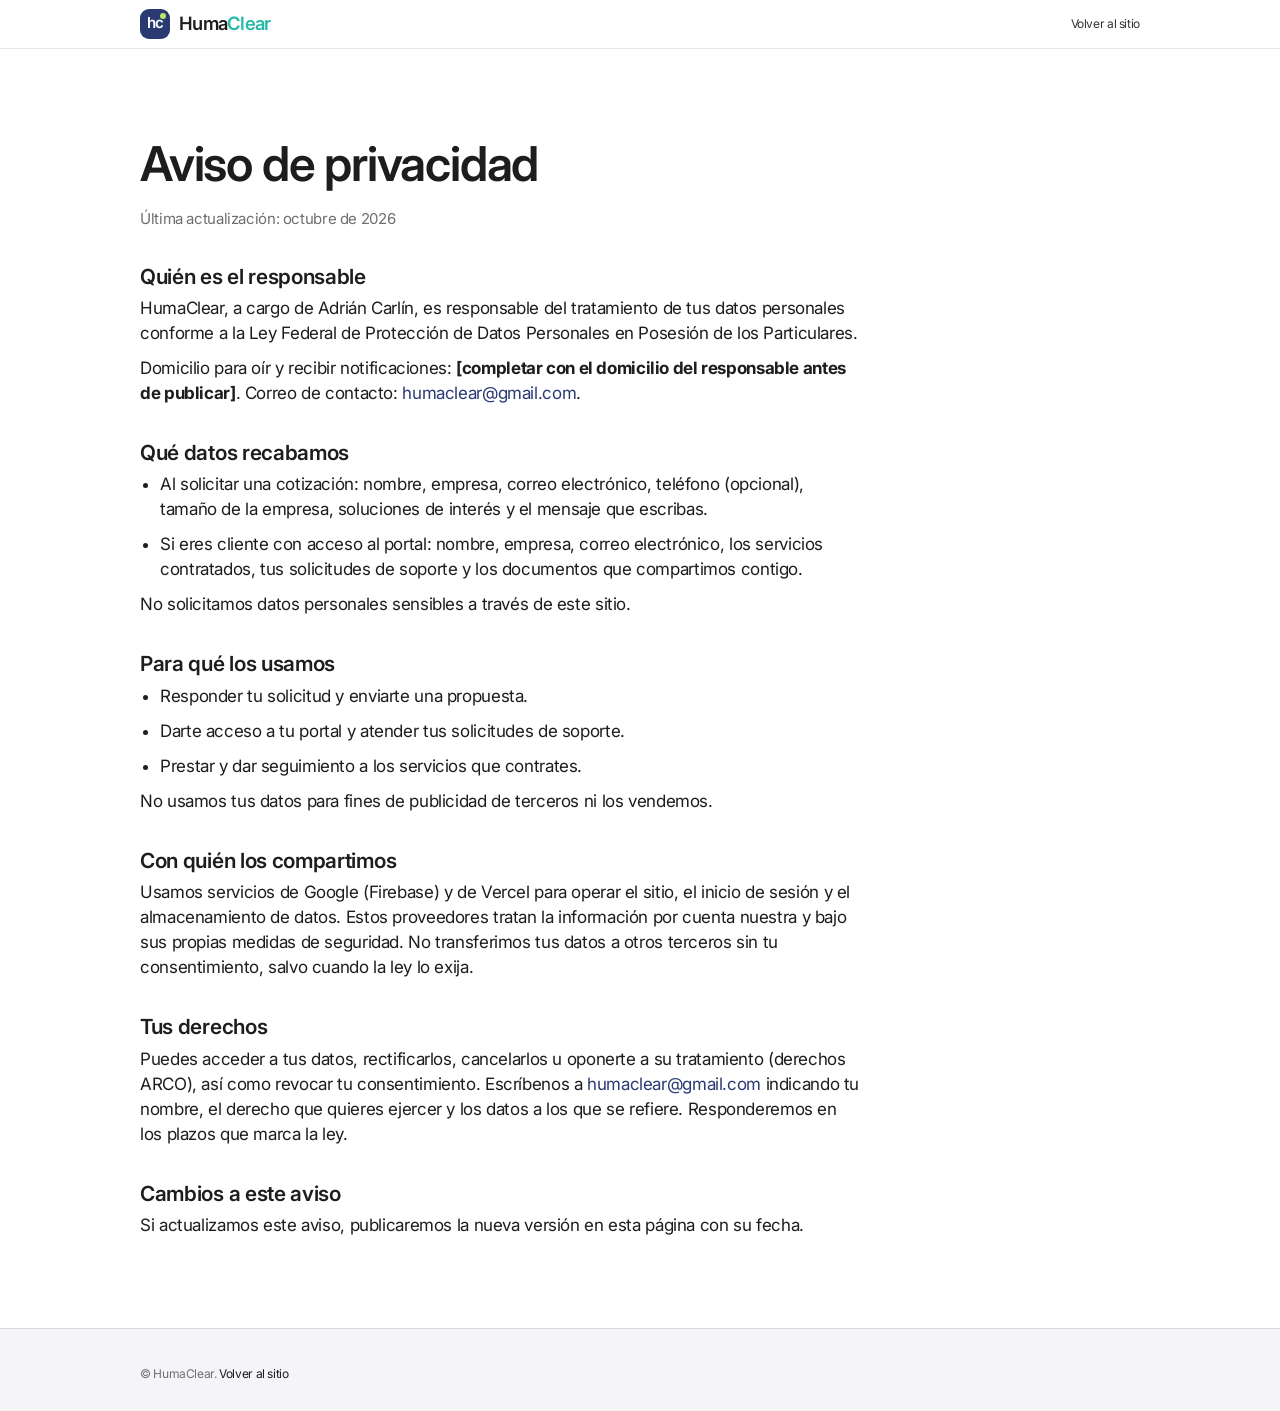
<file: privacidad.html>
<!doctype html>
<html lang="es-MX">
<head>
  <meta charset="utf-8">
  <meta name="viewport" content="width=device-width, initial-scale=1">
  <title>Aviso de privacidad | HumaClear</title>
  <meta name="theme-color" content="#ffffff">
  <link rel="icon" href="assets/favicon.svg" type="image/svg+xml">
  <link rel="preconnect" href="https://fonts.googleapis.com">
  <link rel="preconnect" href="https://fonts.gstatic.com" crossorigin>
  <link rel="preload" as="style" href="https://fonts.googleapis.com/css2?family=Inter:wght@400;500;600&display=swap" onload="this.onload=null;this.rel='stylesheet'">
  <noscript><link href="https://fonts.googleapis.com/css2?family=Inter:wght@400;500;600&display=swap" rel="stylesheet"></noscript>
  <link rel="stylesheet" href="css/styles.css">
</head>
<body>
<header class="site-header">
  <div class="wrap">
    <a class="logo" href="index.html" aria-label="HumaClear, inicio"><span class="logo-mark" aria-hidden="true">hc<i></i></span><span class="logo-word">Huma<b>Clear</b></span></a>
    <div class="header-cta" style="margin-left:auto"><a class="plain" href="index.html">Volver al sitio</a></div>
  </div>
</header>
<main class="wrap">
  <article class="legal-page">
    <h1>Aviso de privacidad</h1>
    <p class="upd">Última actualización: octubre de 2026</p>

    <h2>Quién es el responsable</h2>
    <p>HumaClear, a cargo de Adrián Carlín, es responsable del tratamiento de tus datos personales conforme a la Ley Federal de Protección de Datos Personales en Posesión de los Particulares.</p>
    <p>Domicilio para oír y recibir notificaciones: <strong>[completar con el domicilio del responsable antes de publicar]</strong>. Correo de contacto: <a href="mailto:humaclear@gmail.com">humaclear@gmail.com</a>.</p>

    <h2>Qué datos recabamos</h2>
    <ul>
      <li>Al solicitar una cotización: nombre, empresa, correo electrónico, teléfono (opcional), tamaño de la empresa, soluciones de interés y el mensaje que escribas.</li>
      <li>Si eres cliente con acceso al portal: nombre, empresa, correo electrónico, los servicios contratados, tus solicitudes de soporte y los documentos que compartimos contigo.</li>
    </ul>
    <p>No solicitamos datos personales sensibles a través de este sitio.</p>

    <h2>Para qué los usamos</h2>
    <ul>
      <li>Responder tu solicitud y enviarte una propuesta.</li>
      <li>Darte acceso a tu portal y atender tus solicitudes de soporte.</li>
      <li>Prestar y dar seguimiento a los servicios que contrates.</li>
    </ul>
    <p>No usamos tus datos para fines de publicidad de terceros ni los vendemos.</p>

    <h2>Con quién los compartimos</h2>
    <p>Usamos servicios de Google (Firebase) y de Vercel para operar el sitio, el inicio de sesión y el almacenamiento de datos. Estos proveedores tratan la información por cuenta nuestra y bajo sus propias medidas de seguridad. No transferimos tus datos a otros terceros sin tu consentimiento, salvo cuando la ley lo exija.</p>

    <h2>Tus derechos</h2>
    <p>Puedes acceder a tus datos, rectificarlos, cancelarlos u oponerte a su tratamiento (derechos ARCO), así como revocar tu consentimiento. Escríbenos a <a href="mailto:humaclear@gmail.com">humaclear@gmail.com</a> indicando tu nombre, el derecho que quieres ejercer y los datos a los que se refiere. Responderemos en los plazos que marca la ley.</p>

    <h2>Cambios a este aviso</h2>
    <p>Si actualizamos este aviso, publicaremos la nueva versión en esta página con su fecha.</p>
  </article>
</main>
<footer class="site-footer"><div class="wrap"><p class="legal" style="border:0;padding:0">© HumaClear. <a href="index.html">Volver al sitio</a></p></div></footer>
</body>
</html>
</file>
<file: css/styles.css>
/* HumaClear · sistema visual inspirado en Apple:
   galería blanca, bandas #f5f5f7, tarjetas de 28px sin sombra, pills compactos.
   El único azul saturado es el de la marca (--accent); cámbialo aquí para probar otro. */
:root {
  --white: #ffffff;
  --mist: #f5f5f7;
  --frost: #fafafc;
  --hairline: #d6d6d6;
  --control: #e6e6e8;
  --ink: #1d1d1f;
  --slate: #6e6e73;
  --steel: #86868b;

  --accent: #293a73;        /* azul HumaClear: botones y enlaces */
  --accent-hover: #1f2d5c;
  --teal: #25b9a7;          /* solo logotipo y detalles de gráficas */
  --teal-ink: #12776c;
  --lime: #b9e769;
  --orange: #b64400;        /* etiquetas de estado, texto sin fondo */
  --danger: #b3261e;

  /* Alias que usan el portal y el panel */
  --blue: var(--accent);
  --blue-50: var(--mist);
  --surface: var(--white);
  --bg-2: var(--mist);
  --line: var(--hairline);
  --muted: var(--slate);
  --text-2: var(--ink);

  --radius: 28px;
  --radius-md: 20px;
  --radius-sm: 12px;
  --gutter: clamp(20px, 5vw, 40px);
  --maxw: 1080px;
  --font: -apple-system, BlinkMacSystemFont, "SF Pro Display", "SF Pro Text", Inter, "Helvetica Neue", Arial, sans-serif;
  color-scheme: light;
}

*, *::before, *::after { box-sizing: border-box; }
html { scroll-behavior: smooth; scroll-padding-top: 64px; -webkit-text-size-adjust: 100%; }
body {
  margin: 0;
  background: var(--white);
  color: var(--ink);
  font-family: var(--font);
  font-size: 17px;
  font-weight: 400;
  line-height: 1.47;
  letter-spacing: -0.022em;
  -webkit-font-smoothing: antialiased;
}
img, svg { max-width: 100%; display: block; }
a { color: var(--accent); text-decoration: none; }
a:hover { text-decoration: underline; text-underline-offset: 3px; }
h1, h2, h3, h4 { margin: 0; color: var(--ink); font-weight: 600; }
h2 { font-size: clamp(2rem, 4.4vw, 3rem); line-height: 1.08; letter-spacing: -0.025em; }
h3 { font-size: 1.5rem; line-height: 1.17; letter-spacing: -0.015em; }
p { margin: 0; }
ul, ol { margin: 0; padding: 0; list-style: none; }
button, input, select, textarea { font: inherit; letter-spacing: inherit; color: inherit; }
.sr-only { position: absolute; width: 1px; height: 1px; padding: 0; margin: -1px; overflow: hidden; clip: rect(0 0 0 0); white-space: nowrap; border: 0; }
[hidden] { display: none !important; }
:focus-visible { outline: 2px solid var(--accent); outline-offset: 3px; border-radius: 6px; }

.wrap { width: 100%; max-width: var(--maxw); margin: 0 auto; padding: 0 var(--gutter); }
.section { padding: clamp(64px, 9vw, 112px) 0; }
.section--mist, .section--tint { background: var(--mist); }
.section-head { max-width: 720px; margin: 0 auto clamp(32px, 5vw, 56px); text-align: center; }
.section-head p { margin-top: 14px; font-size: clamp(1.05rem, 2vw, 1.3rem); line-height: 1.38; color: var(--slate); letter-spacing: -0.015em; }
.kicker { font-size: 1.3rem; font-weight: 600; line-height: 1; letter-spacing: 0.01em; color: var(--ink); }
.muted { color: var(--slate); }

/* Logo */
.logo { display: inline-flex; align-items: center; gap: 9px; color: var(--ink); }
.logo:hover { text-decoration: none; }
.logo-mark {
  position: relative; display: grid; place-items: center;
  width: 30px; height: 30px; border-radius: 9px;
  background: var(--accent); color: #fff;
  font-weight: 600; font-size: 0.95rem; letter-spacing: -0.06em; line-height: 1; padding-bottom: 2px;
}
.logo-mark i { position: absolute; top: 4px; right: 4px; width: 6px; height: 6px; border-radius: 50%; background: var(--lime); }
.logo-word { font-weight: 600; font-size: 1.15rem; letter-spacing: -0.04em; color: var(--ink); }
.logo-word b { color: var(--teal); font-weight: 600; }

/* Botones */
.btn {
  display: inline-flex; align-items: center; justify-content: center; gap: 8px;
  min-height: 44px; padding: 0 22px; border-radius: 9999px;
  border: 1px solid var(--accent); background: var(--accent); color: #fff;
  font-weight: 400; font-size: 1.0625rem; letter-spacing: -0.022em; cursor: pointer;
  transition: background 0.15s, border-color 0.15s, color 0.15s;
}
.btn:hover { background: var(--accent-hover); border-color: var(--accent-hover); text-decoration: none; }
.btn--ghost { background: transparent; color: var(--ink); border-color: var(--steel); }
.btn--ghost:hover { background: var(--mist); border-color: var(--steel); }
.btn--accent { background: var(--accent); color: #fff; }
.btn--sm { min-height: 32px; padding: 0 14px; font-size: 0.8125rem; letter-spacing: -0.01em; }
.btn--block { width: 100%; }
.btn[disabled] { background: var(--control); border-color: var(--control); color: var(--slate); cursor: not-allowed; }
.link-btn { background: none; border: 0; padding: 4px 0; color: var(--accent); font-size: 0.9375rem; cursor: pointer; }
.link-btn:hover { text-decoration: underline; text-underline-offset: 3px; }
.more { color: var(--accent); font-size: 1.0625rem; }
.more::after { content: " ›"; }

/* Navegación */
.site-header { position: sticky; top: 0; z-index: 30; background: rgba(255, 255, 255, 0.82); -webkit-backdrop-filter: saturate(180%) blur(20px); backdrop-filter: saturate(180%) blur(20px); border-bottom: 1px solid var(--control); }
.site-header .wrap { position: relative; display: flex; align-items: center; gap: 24px; min-height: 48px; }
.nav { display: flex; gap: 28px; margin: 0 auto; }
.nav a { color: rgba(0, 0, 0, 0.8); font-size: 0.75rem; letter-spacing: -0.01em; padding: 6px 0; }
.nav a:hover { color: #000; text-decoration: none; }
.header-cta { display: flex; align-items: center; gap: 14px; }
.header-cta .plain { font-size: 0.75rem; color: rgba(0, 0, 0, 0.8); }
.menu-toggle { display: none; margin-left: auto; background: none; border: 0; padding: 8px; color: var(--ink); cursor: pointer; }

/* Hero */
.hero { padding: clamp(48px, 8vw, 88px) 0 0; text-align: center; }
.hero h1 { margin: 18px auto 0; max-width: 12em; font-size: clamp(2.6rem, 8.4vw, 5rem); font-weight: 600; line-height: 1.05; letter-spacing: -0.015em; text-wrap: balance; }
.hero .lead { margin: 22px auto 0; max-width: 640px; font-size: clamp(1.1rem, 2.2vw, 1.45rem); line-height: 1.35; letter-spacing: -0.015em; color: var(--slate); }
.hero-cta { display: flex; flex-wrap: wrap; gap: 14px 28px; justify-content: center; align-items: center; margin-top: 30px; }
.stage { margin: clamp(40px, 6vw, 64px) auto 0; background: var(--mist); border-radius: var(--radius); padding: clamp(16px, 4vw, 48px) clamp(8px, 3vw, 36px); }
.flow { width: 100%; height: auto; }
.flow .tangle { fill: none; stroke: var(--ink); stroke-width: 1.6; stroke-linecap: round; opacity: 0.32; }
.flow .clean { fill: none; stroke: var(--accent); stroke-width: 3; stroke-linecap: round; }
.flow .node-ring { fill: var(--mist); stroke: var(--accent); stroke-width: 1.5; }
.flow .card-bg { fill: #fff; }
.flow text { font-family: var(--font); letter-spacing: -0.01em; }
@media (prefers-reduced-motion: no-preference) {
  .flow .tangle { stroke-dasharray: 1; stroke-dashoffset: 1; animation: draw 1.5s cubic-bezier(0.5, 0, 0.2, 1) forwards; }
  .flow .tangle:nth-child(2) { animation-delay: 0.08s; }
  .flow .tangle:nth-child(3) { animation-delay: 0.16s; }
  .flow .tangle:nth-child(4) { animation-delay: 0.24s; }
  .flow .tangle:nth-child(5) { animation-delay: 0.32s; }
  .flow .tangle:nth-child(6) { animation-delay: 0.4s; }
  .flow .clean { stroke-dasharray: 1; stroke-dashoffset: 1; animation: draw 0.9s ease-out 1.25s forwards; }
  .flow .node, .flow .result { opacity: 0; animation: appear 0.5s ease-out forwards; }
  .flow .node { animation-delay: 1.15s; }
  .flow .result { animation-delay: 2s; }
}
@keyframes draw { to { stroke-dashoffset: 0; } }
@keyframes appear { to { opacity: 1; } }

/* Editorial antes / después */
.editorial { text-align: center; }
.editorial h2 { max-width: 15ch; margin: 0 auto; font-size: clamp(2rem, 5vw, 3.5rem); line-height: 1.07; letter-spacing: -0.03em; text-wrap: balance; }
.contrast { display: grid; grid-template-columns: 1fr 1fr; max-width: 820px; margin: clamp(36px, 5vw, 56px) auto 0; text-align: left; }
.contrast .col { padding: 0 clamp(16px, 4vw, 40px) 0 0; }
.contrast .col + .col { padding: 0 0 0 clamp(16px, 4vw, 40px); border-left: 1px solid var(--hairline); }
.contrast h3 { font-size: 0.8125rem; font-weight: 600; color: var(--slate); letter-spacing: -0.01em; margin-bottom: 8px; }
.contrast .col + .col h3 { color: var(--teal-ink); }
.contrast p { font-size: 1.0625rem; }

/* Soluciones */
.tabs { display: flex; justify-content: center; flex-wrap: wrap; gap: 4px 28px; margin: 0 auto clamp(24px, 4vw, 40px); }
.tab { background: none; border: 0; padding: 10px 0; font-size: 1.0625rem; font-weight: 500; color: var(--steel); cursor: pointer; transition: color 0.15s; }
.tab:hover { color: var(--ink); }
.tab[aria-selected="true"] { color: var(--ink); }
.demo-card { background: var(--white); border-radius: var(--radius); padding: clamp(24px, 4.5vw, 56px); }
.panel { display: grid; grid-template-columns: minmax(0, 1fr) minmax(0, 1.05fr); gap: clamp(28px, 5vw, 64px); align-items: start; }
.panel h3 { margin-top: 14px; font-size: clamp(1.7rem, 3.4vw, 2.5rem); line-height: 1.1; letter-spacing: -0.025em; }
.panel .desc { margin-top: 16px; color: var(--slate); }
.panel .bullets { margin-top: 22px; display: grid; gap: 10px; }
.panel .bullets li { display: flex; gap: 12px; align-items: flex-start; }
.panel .bullets li::before { content: ""; flex: none; width: 6px; height: 6px; margin-top: 0.62em; border-radius: 50%; background: var(--ink); }
.seg { display: inline-flex; margin-top: 30px; padding: 4px; background: rgba(210, 210, 215, 0.64); border-radius: 36px; }
.seg button { border: 0; background: transparent; padding: 7px 18px; border-radius: 32px; font-size: 0.875rem; color: rgba(0, 0, 0, 0.64); cursor: pointer; }
.seg button[aria-pressed="true"] { background: #fff; color: var(--ink); font-weight: 500; }
.mock { background: var(--mist); border-radius: var(--radius-md); padding: clamp(18px, 3vw, 28px); min-width: 0; }
.mock-top { display: flex; justify-content: space-between; align-items: center; gap: 12px; margin-bottom: 18px; flex-wrap: wrap; }
.mock-top strong { font-weight: 600; }
.badge { display: inline-block; font-size: 0.75rem; font-weight: 600; color: var(--slate); }
.badge--lime { color: var(--orange); }
.kpis { display: grid; grid-template-columns: repeat(3, minmax(0, 1fr)); gap: 10px; margin-bottom: 22px; }
.kpi { padding: 14px 16px; border-radius: 16px; background: #fff; }
.kpi .k-label { font-size: 0.8125rem; color: var(--slate); }
.kpi .k-value { margin-top: 2px; font-size: clamp(1.3rem, 2.4vw, 1.75rem); font-weight: 600; letter-spacing: -0.03em; line-height: 1.15; overflow-wrap: break-word; }
.kpi .k-value--long { font-size: 1.1rem; letter-spacing: -0.02em; line-height: 1.25; padding: 4px 0; }
.kpi .k-note { font-size: 0.8125rem; color: var(--slate); }

/* Formularios */
.field { display: grid; gap: 6px; margin-bottom: 16px; }
.field > label, .field > .label { font-size: 0.875rem; font-weight: 500; color: var(--ink); }
.field .opt { font-weight: 400; color: var(--slate); }
input[type="text"], input[type="email"], input[type="tel"], input[type="password"], input[type="url"], input[type="date"], select, textarea {
  width: 100%; min-height: 44px; padding: 10px 14px;
  border: 1px solid var(--steel); border-radius: var(--radius-sm); background: #fff; color: var(--ink);
}
textarea { min-height: 110px; resize: vertical; }
input:focus, select:focus, textarea:focus { outline: 2px solid var(--accent); outline-offset: 0; border-color: var(--accent); }
.scale { display: flex; gap: 8px; flex-wrap: wrap; }
.scale label { position: relative; }
.scale input { position: absolute; opacity: 0; inset: 0; cursor: pointer; }
.scale span { display: grid; place-items: center; width: 42px; height: 42px; border-radius: 50%; border: 1px solid var(--steel); font-weight: 500; background: #fff; }
.scale input:checked + span { background: var(--accent); border-color: var(--accent); color: #fff; }
.scale input:focus-visible + span { outline: 2px solid var(--accent); outline-offset: 2px; }
.check { display: flex; gap: 10px; align-items: flex-start; font-size: 0.9375rem; }
.check input { width: 20px; height: 20px; margin-top: 2px; accent-color: var(--accent); flex: none; }
.checks { display: grid; grid-template-columns: repeat(2, minmax(0, 1fr)); gap: 10px 16px; }
.form-msg { margin-top: 14px; padding: 12px 16px; border-radius: var(--radius-sm); font-size: 0.9375rem; background: var(--mist); }
.form-msg--ok { background: #eaf6e1; color: #24521a; }
.form-msg--err { background: #fdecea; color: var(--danger); }
.form-msg--info { background: var(--mist); color: var(--ink); }
.demo-note { margin-top: 14px; font-size: 0.8125rem; color: var(--slate); }

/* Gráficas */
.chart-block { margin-top: 4px; }
.chart-head { display: flex; justify-content: space-between; align-items: baseline; gap: 12px; margin-bottom: 8px; }
.chart-title { font-size: 0.9375rem; font-weight: 600; letter-spacing: -0.01em; }
.chart-plot { position: relative; min-height: 40px; }
.chart-plot svg { overflow: visible; }
.chart-plot .mark:focus { outline: none; }
.chart-plot .mark:focus-visible path, .chart-plot .mark:focus-visible rect { outline: none; stroke: var(--accent); stroke-width: 2; }
.chart-tip { position: absolute; z-index: 5; pointer-events: none; background: var(--ink); color: #fff; padding: 6px 12px; border-radius: 10px; font-size: 0.8125rem; display: flex; gap: 8px; white-space: nowrap; }
.chart-tip strong { font-weight: 600; }
.chart-tip span { color: var(--lime); }
.chart-empty { color: var(--slate); font-size: 0.9375rem; padding: 12px 0; }
.chart-table { width: 100%; border-collapse: collapse; font-size: 0.9375rem; }
.chart-table th, .chart-table td { text-align: left; padding: 8px 10px; border-bottom: 1px solid var(--hairline); }
.chart-table td { font-weight: 600; font-variant-numeric: tabular-nums; }

/* Proceso (secuencia real) */
.steps { display: grid; grid-template-columns: repeat(5, minmax(0, 1fr)); gap: 24px; counter-reset: step; }
.step { padding-top: 18px; border-top: 1px solid var(--hairline); counter-increment: step; }
.step::before { content: "Paso " counter(step); display: block; margin-bottom: 10px; font-size: 0.75rem; font-weight: 600; color: var(--slate); }
.step h3 { font-size: 1.3rem; margin-bottom: 8px; }
.step p { font-size: 0.9375rem; color: var(--slate); line-height: 1.43; }

/* IA */
.ia-grid { display: grid; grid-template-columns: minmax(0, 1fr) minmax(0, 1.05fr); gap: clamp(28px, 6vw, 80px); align-items: center; }
.ia-copy h2 { margin-top: 14px; font-size: clamp(1.9rem, 3.8vw, 2.75rem); }
.ia-copy .lead { margin-top: 18px; color: var(--slate); font-size: 1.15rem; line-height: 1.4; }
.uses { margin-top: 24px; display: grid; gap: 10px; }
.uses li { display: flex; gap: 12px; align-items: flex-start; font-weight: 500; }
.uses li::before { content: ""; flex: none; width: 6px; height: 6px; margin-top: 0.62em; border-radius: 50%; background: var(--ink); }
.human { margin-top: 26px; font-weight: 600; max-width: 460px; }
.ia-demo { background: #fff; border-radius: var(--radius); padding: clamp(22px, 3.5vw, 36px); }
.ia-demo h4 { font-size: 0.8125rem; font-weight: 600; color: var(--slate); margin-bottom: 12px; letter-spacing: -0.01em; }
.quote { padding: 12px 16px; background: var(--mist); border-radius: 16px; font-size: 0.9375rem; margin-bottom: 8px; }
.ia-arrow { margin: 20px 0 12px; font-size: 0.8125rem; font-weight: 600; color: var(--slate); }
.themes { display: flex; flex-wrap: wrap; gap: 8px; }
.theme { padding: 7px 14px; border-radius: 9999px; background: var(--mist); font-size: 0.875rem; font-weight: 500; }
.theme b { color: var(--teal-ink); margin-left: 8px; font-weight: 600; }

/* Paquetes */
.packs { display: grid; grid-template-columns: repeat(3, minmax(0, 1fr)); gap: 20px; align-items: stretch; }
.pack { position: relative; display: flex; flex-direction: column; padding: clamp(26px, 3vw, 36px); border-radius: var(--radius); background: var(--mist); }
.pack--featured { background: #fff; box-shadow: 0 0 0 1px var(--ink); }
.pack .launch { display: block; min-height: 1.1em; margin-bottom: 10px; font-size: 0.75rem; font-weight: 600; color: var(--orange); letter-spacing: -0.01em; }
.pack h3 { font-size: 1.5rem; }
.pack .sum { margin-top: 6px; font-size: 0.9375rem; color: var(--slate); }
.pack .price { margin: 24px 0 2px; font-size: 2.5rem; font-weight: 600; letter-spacing: -0.035em; line-height: 1; }
.pack .price small { font-size: 0.875rem; font-weight: 400; color: var(--slate); letter-spacing: 0; margin-right: 6px; }
.pack .sys { font-size: 0.875rem; color: var(--slate); }
.pack ul { margin: 24px 0 30px; display: grid; gap: 10px; flex: 1; }
.pack li { display: flex; gap: 10px; align-items: flex-start; font-size: 0.9375rem; }
.pack li svg { flex: none; width: 16px; height: 16px; margin-top: 4px; color: var(--ink); stroke-width: 2.4; }
.fine { margin: 24px auto 0; max-width: 760px; font-size: 0.8125rem; color: var(--slate); text-align: center; }

/* Portal (adelanto) */
.portal-tease { display: grid; grid-template-columns: minmax(0, 1fr) minmax(0, 1.05fr); gap: clamp(28px, 6vw, 80px); align-items: center; }
.portal-tease h2 { margin-top: 0; font-size: clamp(1.9rem, 3.8vw, 2.75rem); }
.portal-tease p { margin-top: 16px; max-width: 460px; color: var(--slate); font-size: 1.15rem; line-height: 1.4; }
.portal-tease .btn { margin-top: 26px; }
.mini-portal { background: #fff; border-radius: var(--radius); padding: 10px clamp(18px, 3vw, 28px) 14px; }
.mini-portal .bar { padding: 14px 0 10px; font-size: 0.8125rem; font-weight: 600; color: var(--slate); border-bottom: 1px solid var(--control); }
.mini-row { display: flex; align-items: center; gap: 14px; padding: 14px 0; border-bottom: 1px solid var(--control); }
.mini-row:last-child { border-bottom: 0; }
.mini-row .ico { flex: none; display: grid; place-items: center; width: 40px; height: 40px; border-radius: 12px; background: var(--mist); }
.mini-row .ico svg { width: 22px; height: 22px; }
.mini-row .name { flex: 1; font-weight: 500; }
.mini-row .state { font-size: 0.75rem; font-weight: 600; letter-spacing: -0.01em; }
.state--on { color: #2a6a1e; }
.state--prep { color: var(--orange); }
.state--lock { color: var(--steel); }
.mini-row.locked .ico, .mini-row.locked .name { color: var(--steel); }

/* Nosotros */
.about { display: grid; grid-template-columns: minmax(0, 0.9fr) minmax(0, 1.1fr); gap: clamp(28px, 6vw, 80px); align-items: start; }
.about h2 { font-size: clamp(1.9rem, 3.8vw, 2.75rem); }
.founder { display: flex; gap: 16px; align-items: center; margin-top: 28px; }
.avatar { flex: none; display: grid; place-items: center; width: 56px; height: 56px; border-radius: 50%; background: var(--mist); color: var(--ink); font-weight: 600; font-size: 1.05rem; letter-spacing: -0.03em; }
.founder strong { display: block; font-weight: 600; }
.founder span { color: var(--slate); font-size: 0.9375rem; }
.about-body p { color: var(--slate); font-size: 1.15rem; line-height: 1.4; }
.about-body p + p { margin-top: 18px; }
.about-body ul { margin-top: 26px; display: grid; grid-template-columns: repeat(2, minmax(0, 1fr)); gap: 10px 20px; }
.about-body li { display: flex; gap: 10px; font-weight: 500; font-size: 0.9375rem; }
.about-body li::before { content: ""; flex: none; width: 6px; height: 6px; margin-top: 0.6em; border-radius: 50%; background: var(--ink); }

/* Contacto */
.contact { display: grid; grid-template-columns: minmax(0, 0.85fr) minmax(0, 1.15fr); gap: clamp(28px, 6vw, 80px); align-items: start; }
.contact-side h2 { font-size: clamp(1.9rem, 3.8vw, 2.75rem); }
.contact-side > p { margin-top: 16px; color: var(--slate); font-size: 1.15rem; line-height: 1.4; }
.contact-side .alt { margin-top: 32px; padding: 24px; border-radius: var(--radius-md); background: #fff; }
.contact-side .alt h3 { font-size: 1.15rem; margin-bottom: 6px; }
.contact-side .alt p { margin: 0 0 16px; font-size: 0.9375rem; color: var(--slate); }
.contact-side .direct { margin-top: 24px; display: grid; gap: 4px; font-size: 0.9375rem; }
.form-card { padding: clamp(22px, 3.5vw, 40px); border-radius: var(--radius); background: #fff; }
.row2 { display: grid; grid-template-columns: repeat(2, minmax(0, 1fr)); gap: 0 16px; }
.hp { position: absolute; left: -9999px; width: 1px; height: 1px; overflow: hidden; }

/* Pie */
.site-footer { background: var(--mist); border-top: 1px solid var(--hairline); color: var(--slate); padding: 36px 0 28px; font-size: 0.75rem; }
.site-footer .wrap { display: flex; flex-wrap: wrap; gap: 24px 56px; justify-content: space-between; }
.site-footer a { color: var(--ink); }
.site-footer .links { display: grid; gap: 6px; }
.site-footer .legal { width: 100%; padding-top: 18px; border-top: 1px solid var(--hairline); }

/* Texto legal */
.legal-page { max-width: 720px; padding: clamp(40px, 7vw, 80px) 0; }
.legal-page h1 { font-size: clamp(2rem, 4.5vw, 3rem); letter-spacing: -0.025em; margin-bottom: 8px; }
.legal-page h2 { font-size: 1.3rem; margin: 36px 0 8px; letter-spacing: -0.015em; }
.legal-page p, .legal-page li { margin-bottom: 10px; }
.legal-page ul { padding-left: 20px; list-style: disc; }
.legal-page .upd { color: var(--slate); font-size: 0.9375rem; }

/* Responsivo */
@media (max-width: 960px) {
  .panel, .ia-grid, .portal-tease, .about, .contact { grid-template-columns: 1fr; }
  .packs { grid-template-columns: 1fr; max-width: 520px; margin: 0 auto; }
  .steps { grid-template-columns: 1fr; gap: 0; }
  .step { padding: 18px 0 22px; }
}
@media (max-width: 860px) {
  .menu-toggle { display: block; }
  .nav, .header-cta { display: none; }
  .site-header.open { background: #fff; }
  .site-header.open .menu-toggle { position: absolute; top: 4px; right: var(--gutter); }
  .site-header.open .wrap { flex-wrap: wrap; padding-bottom: 20px; }
  .site-header.open .nav, .site-header.open .header-cta { display: flex; width: 100%; }
  .site-header.open .nav { flex-direction: column; gap: 0; margin: 8px 0 0; }
  .site-header.open .nav a { font-size: 1.0625rem; padding: 12px 0; border-bottom: 1px solid var(--control); }
  .site-header.open .header-cta { margin-top: 14px; }
  .site-header.open .header-cta .plain { font-size: 1.0625rem; }
}
@media (max-width: 640px) {
  .kpis, .row2, .checks, .about-body ul { grid-template-columns: 1fr; }
  .contrast { grid-template-columns: 1fr; }
  .contrast .col, .contrast .col + .col { padding: 18px 0; border-left: 0; }
  .contrast .col + .col { border-top: 1px solid var(--hairline); }
  .tabs { gap: 2px 20px; }
}
</file>
